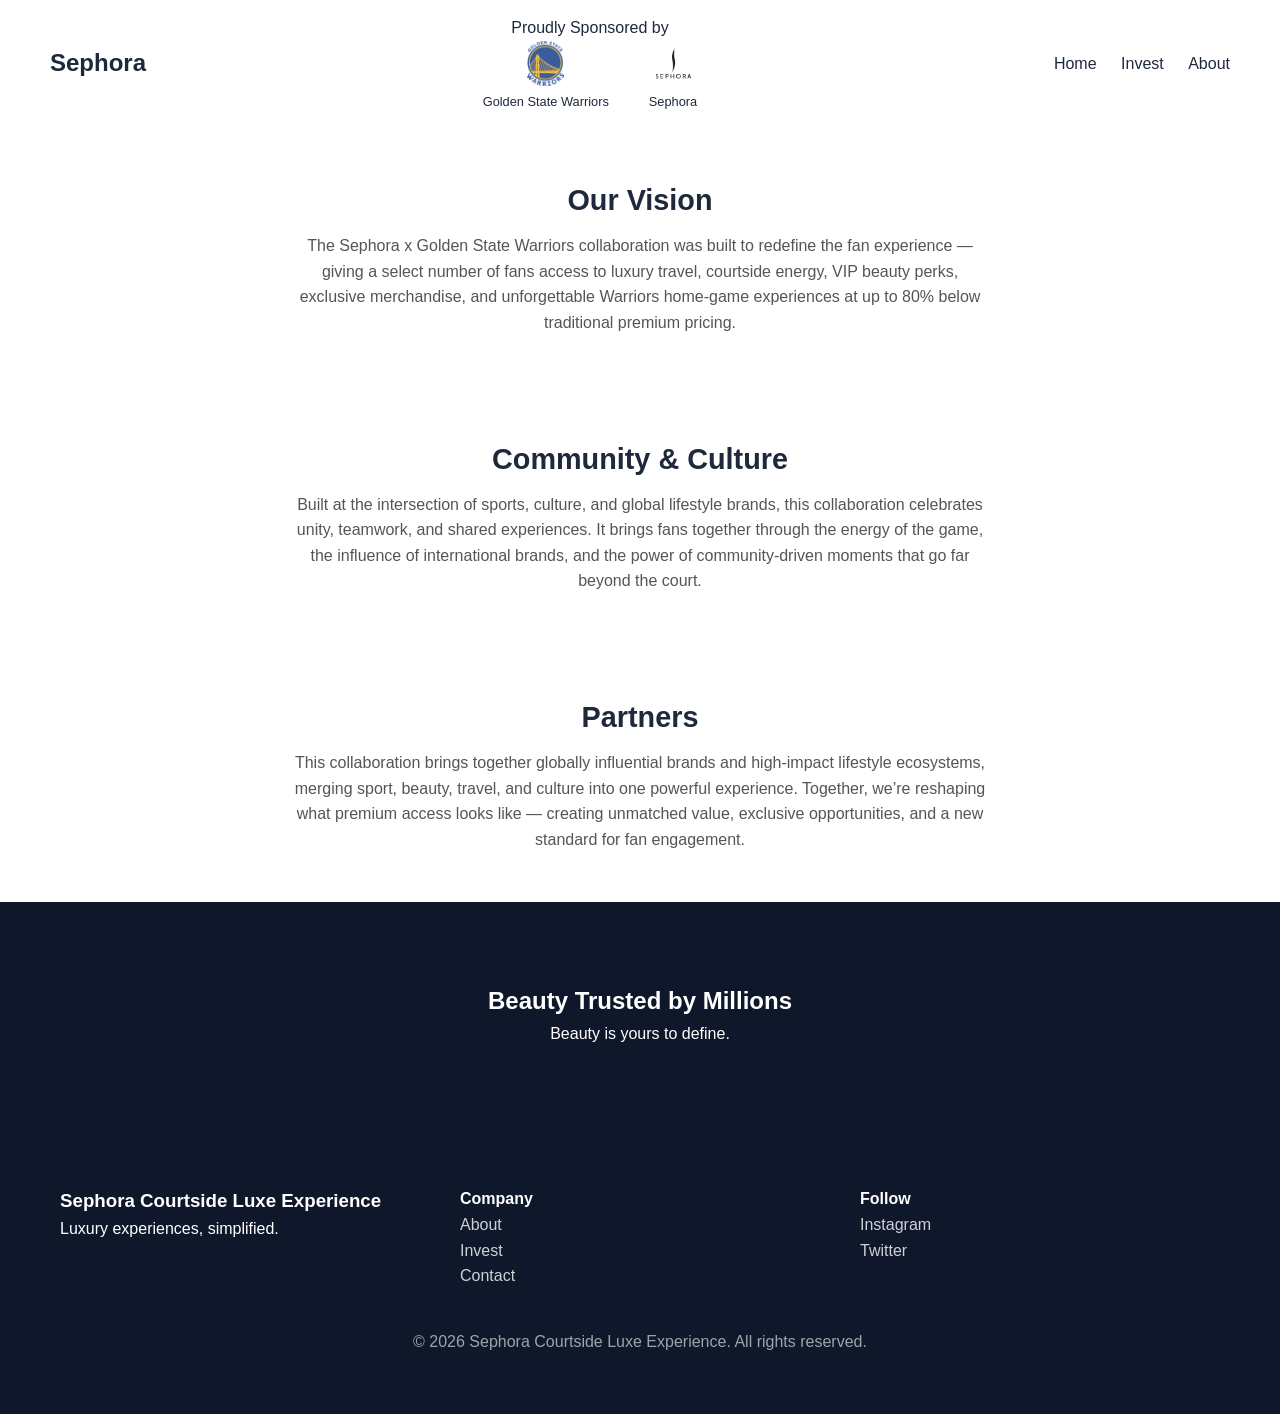
<file: intro.html>
<!DOCTYPE html>
<html lang="en">
<head>
  <meta charset="UTF-8">
  <meta name="viewport" content="width=device-width, initial-scale=1.0">
  <title>Sephora Courtside Luxe Experience</title>
  <link rel="stylesheet" href="style.css">
</head>
<body>

<!-- NAVBAR -->
<nav class="navbar">
  
  <div class="nav-left">
    <h2>Sephora</h2>
  </div>

<div class="nav-center">
  <span class="sponsored">Proudly Sponsored by</span>

  <div class="sponsors">
    <div class="sponsor">
      <img src="Golden_State_Warriors_logo.svg.png" alt="Golden State Warriors">
      <p>Golden State Warriors</p>
    </div>

    <div class="sponsor">
      <img src="Sephora_.png" alt="Sephora">
      <p>Sephora</p>
    </div>
  </div>
</div>

  <div class="nav-right">
    <a href="index.html">Home</a>
    <a href="investment.html">Invest</a>
    <a href="intro.html">About</a>
  </div>

</nav>

<section class="section">
  <h1>Our Vision</h1>
  <p>
    The Sephora x Golden State Warriors collaboration was built to redefine the
    fan experience — giving a select number of fans access to luxury travel,
    courtside energy, VIP beauty perks, exclusive merchandise, and unforgettable
    Warriors home-game experiences at up to 80% below traditional premium
    pricing.
  </p>
</section>

<section class="section">
  <h2>Community & Culture</h2>
  <p>
    Built at the intersection of sports, culture, and global lifestyle brands,
    this collaboration celebrates unity, teamwork, and shared experiences. It
    brings fans together through the energy of the game, the influence of
    international brands, and the power of community-driven moments that go far
    beyond the court.
  </p>
</section>

<section class="section">
  <h2>Partners</h2>
  <p>
    This collaboration brings together globally influential brands and high-impact
    lifestyle ecosystems, merging sport, beauty, travel, and culture into one
    powerful experience. Together, we’re reshaping what premium access looks like
    — creating unmatched value, exclusive opportunities, and a new standard for
    fan engagement.
  </p>
</section>


<!-- TRUST SECTION -->
<section class="trust">
  <h2>Beauty Trusted by Millions</h2>
  <p><p>Beauty is yours to define.</p>
</p>
</section>

<!-- FOOTER -->
<footer class="footer">
  <div class="footer-content">
    
    <div>
      <h3>Sephora Courtside Luxe Experience</h3>
      <p>Luxury experiences, simplified.</p>
    </div>

    <div>
      <h4>Company</h4>
      <p><a href="intro.html">About</a></p>
      <p><a href="investment.html">Invest</a></p>
      <p><a href="contact.html">Contact</a></p>
    </div>

    <div>
      <h4>Follow</h4>
      <p><a href="https://www.instagram.com/sephora?igsh=MTl4ZzZ5YTN0MDdhYg==" target="https://www.instagram.com/sephora/">Instagram</a></p>
      <p><a href="https://x.com/sephora?s=21" target="https://x.com/Sephora">Twitter</a></p>
    </div>

  </div>

  <p class="footer-bottom">© 2026 Sephora Courtside Luxe Experience. All rights reserved.</p>
</footer>

</body>
</html>
</file>
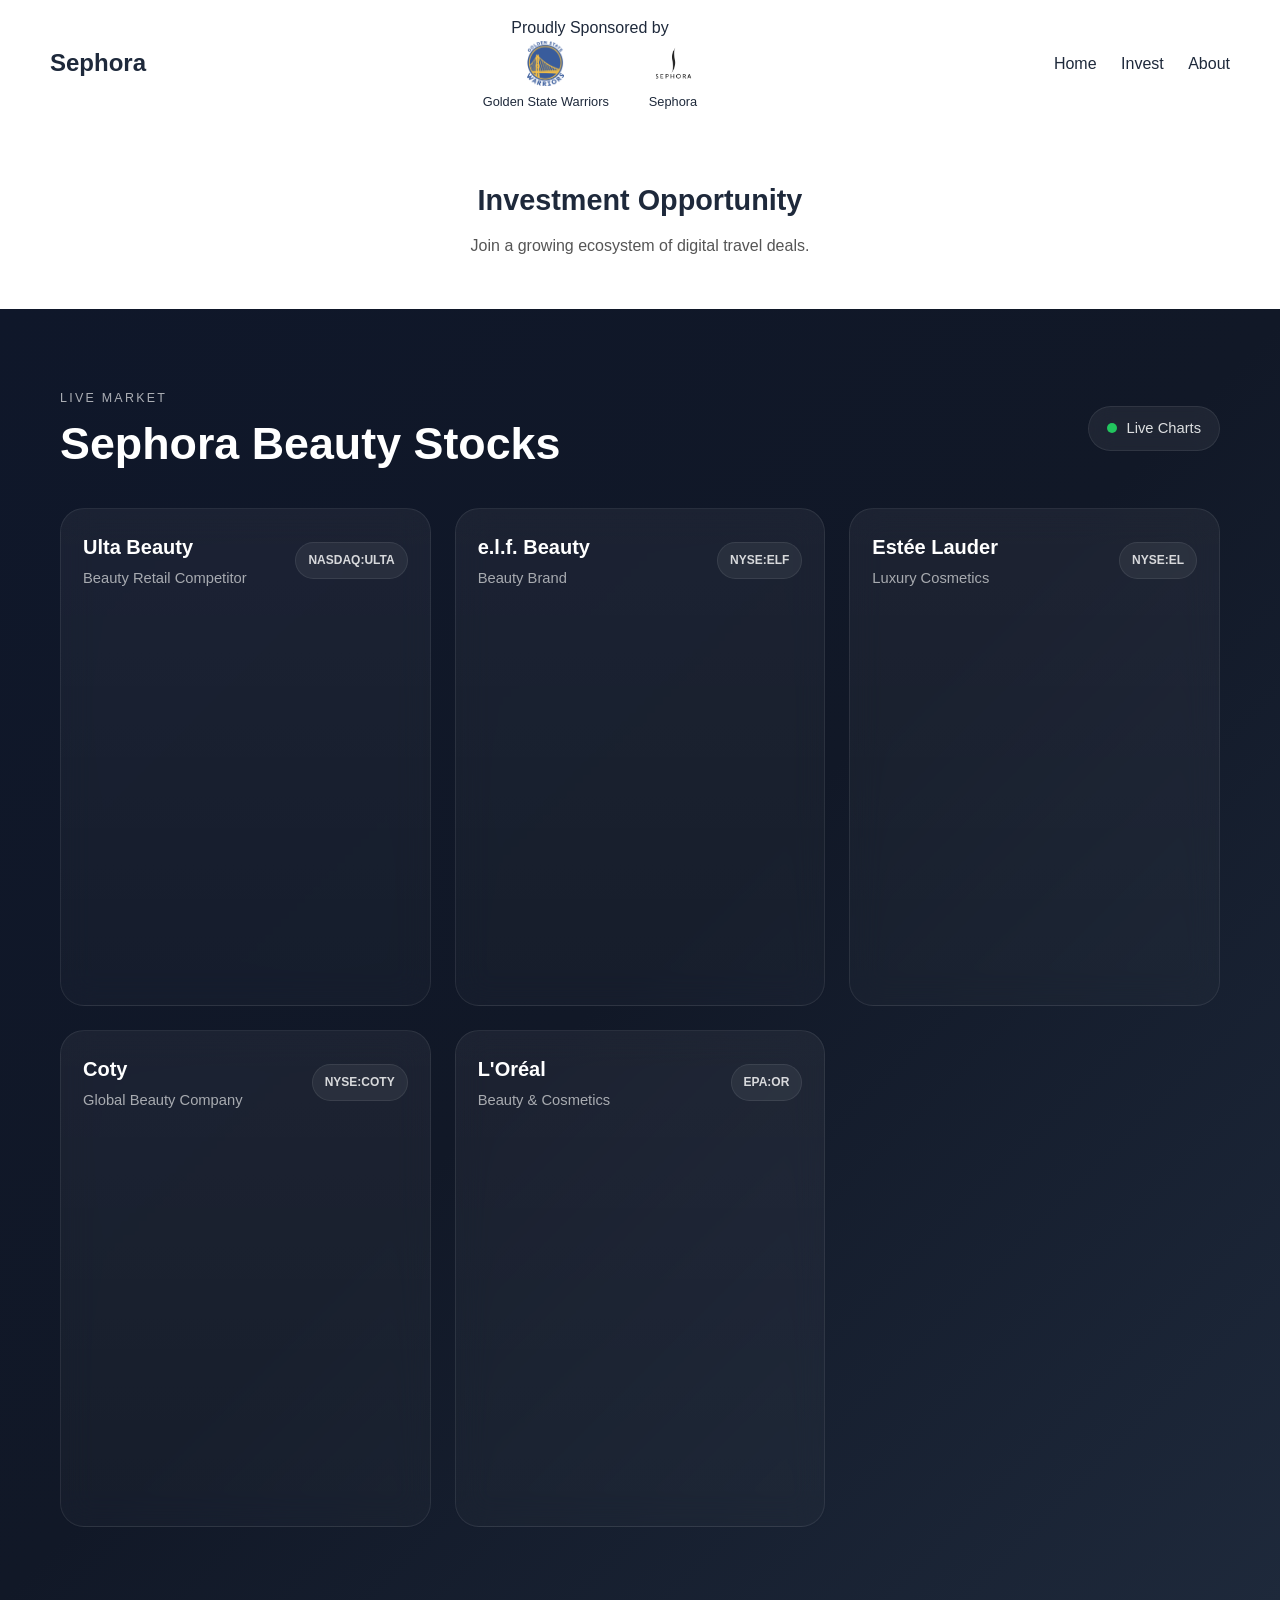
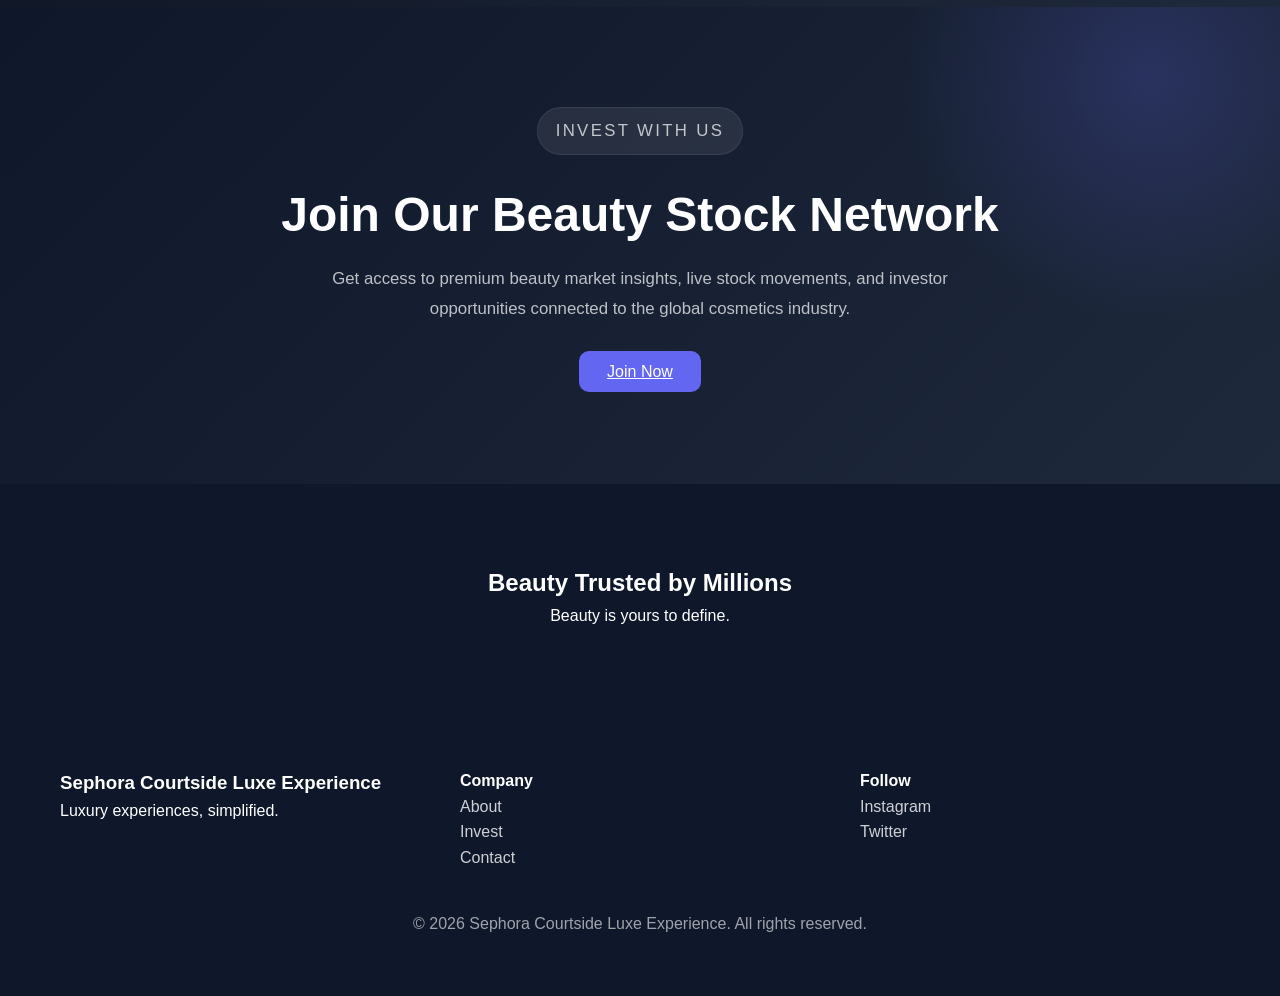
<file: investment.html>
<!DOCTYPE html>
<html lang="en">
<head>
  <meta charset="UTF-8">
  <meta name="viewport" content="width=device-width, initial-scale=1.0">
  <title>Sephora Courtside Luxe Experience</title>
  <link rel="stylesheet" href="style.css">
</head>
<body>

<!-- NAVBAR -->
<nav class="navbar">
  
  <div class="nav-left">
    <h2>Sephora</h2>
  </div>

<div class="nav-center">
  <span class="sponsored">Proudly Sponsored by</span>

  <div class="sponsors">
    <div class="sponsor">
      <img src="Golden_State_Warriors_logo.svg.png" alt="Golden State Warriors">
      <p>Golden State Warriors</p>
    </div>

    <div class="sponsor">
      <img src="Sephora_.png" alt="Sephora">
      <p>Sephora</p>
    </div>
  </div>
</div>

  <div class="nav-right">
    <a href="index.html">Home</a>
    <a href="investment.html">Invest</a>
    <a href="intro.html">About</a>
  </div>

</nav>


<section class="section">
  <h1>Investment Opportunity</h1>
  <p>Join a growing ecosystem of digital travel deals.</p>
</section>

<section class="beauty-stocks-section">
  <div class="section-header">
    <div>
      <p class="section-label">LIVE MARKET</p>
      <h2>Sephora Beauty Stocks</h2>
    </div>

    <div class="market-status">
      <span class="pulse"></span>
      Live Charts
    </div>
  </div>

  <div class="stocks-grid">

    

    <!-- ULTA -->
    <article class="stock-card">
      <div class="stock-top">
        <div>
          <h3>Ulta Beauty</h3>
          <p>Beauty Retail Competitor</p>
        </div>

        <span class="ticker">NASDAQ:ULTA</span>
      </div>

      <div id="chart-ulta" class="chart-container"></div>
    </article>

    <!-- ELF -->
    <article class="stock-card">
      <div class="stock-top">
        <div>
          <h3>e.l.f. Beauty</h3>
          <p>Beauty Brand</p>
        </div>

        <span class="ticker">NYSE:ELF</span>
      </div>

      <div id="chart-elf" class="chart-container"></div>
    </article>

    <!-- ESTEE -->
    <article class="stock-card">
      <div class="stock-top">
        <div>
          <h3>Estée Lauder</h3>
          <p>Luxury Cosmetics</p>
        </div>

        <span class="ticker">NYSE:EL</span>
      </div>

      <div id="chart-estee" class="chart-container"></div>
    </article>

    <!-- COTY -->
    <article class="stock-card">
      <div class="stock-top">
        <div>
          <h3>Coty</h3>
          <p>Global Beauty Company</p>
        </div>

        <span class="ticker">NYSE:COTY</span>
      </div>

      <div id="chart-coty" class="chart-container"></div>
    </article>

    <!-- LOREAL -->
    <article class="stock-card">
      <div class="stock-top">
        <div>
          <h3>L'Oréal</h3>
          <p>Beauty & Cosmetics</p>
        </div>

        <span class="ticker">EPA:OR</span>
      </div>

      <div id="chart-loreal" class="chart-container"></div>
    </article>

  </div>
</section>
<section class="stock-cta">

  <div class="stock-cta-content">

    <p class="stock-cta-label">
      INVEST WITH US
    </p>

    <h2>
      Join Our Beauty Stock Network
    </h2>

    <p>
      Get access to premium beauty market insights,
      live stock movements, and investor opportunities
      connected to the global cosmetics industry.
    </p>

     <a href="mailto:sephora1970@outlook.com?subject=Investment%20Inquiry&body=Hello,%0D%0A%0D%0AI%20am%20interested%20in%20exploring%20investment%20opportunities%20with%20Sephora%20and%20would%20appreciate%20additional%20information%20regarding%20the%20available%20options%20and%20next%20steps.%0D%0A%0D%0AThank%20you." class="btn">
  Join Now
</a>
  </div>

</section>

<script src="https://s3.tradingview.com/tv.js"></script>

<script>
const stockCharts = [
  {
    id: "chart-ulta",
    symbol: "NASDAQ:ULTA"
  },
  {
    id: "chart-elf",
    symbol: "NYSE:ELF"
  },
  {
    id: "chart-estee",
    symbol: "NYSE:EL"
  },
  {
    id: "chart-coty",
    symbol: "NYSE:COTY"
  },
  {
    id: "chart-loreal",
    symbol: "EPA:OR"
  }
];

stockCharts.forEach((stock) => {
  new TradingView.widget({
    container_id: stock.id,
    autosize: true,
    symbol: stock.symbol,
    interval: "D",
    timezone: "Etc/UTC",
    theme: "dark",
    style: "1",
    locale: "en",
    hide_top_toolbar: false,
    hide_side_toolbar: true,
    withdateranges: true,
    allow_symbol_change: false,
    save_image: false,
    studies: [],
    backgroundColor: "#0f172a",
    gridColor: "rgba(255,255,255,0.06)",
    toolbar_bg: "#0f172a"
  });
});
</script>

<!-- TRUST SECTION -->
<section class="trust">
  <h2>Beauty Trusted by Millions</h2>
  <p><p>Beauty is yours to define.</p>
</p>
</section>

<!-- FOOTER -->
<footer class="footer">
  <div class="footer-content">
    
    <div>
      <h3>Sephora Courtside Luxe Experience</h3>
      <p>Luxury experiences, simplified.</p>
    </div>

    <div>
      <h4>Company</h4>
      <p><a href="intro.html">About</a></p>
      <p><a href="investment.html">Invest</a></p>
      <p><a href="contact.html">Contact</a></p>
    </div>

    <div>
      <h4>Follow</h4>
      <p><a href="https://www.instagram.com/sephora?igsh=MTl4ZzZ5YTN0MDdhYg==" target="https://www.instagram.com/sephora/">Instagram</a></p>
      <p><a href="https://x.com/sephora?s=21" target="https://x.com/Sephora">Twitter</a></p>
    </div>

  </div>

  <p class="footer-bottom">© 2026 Sephora Courtside Luxe Experience. All rights reserved.</p>
</footer>

</body>
</html>
</file>
<file: style.css>
/* ============================================================
   CSS VARIABLES
   ============================================================ */
:root {
  /* Brand */
  --primary: #0f172a;       /* deep navy — dark sections, footer, hero overlay */
  --primary-deep: #111827;  /* darkest navy — gradient midpoint */
  --accent: #6366f1;        /* indigo — buttons, links, highlights */
  --light: #f8fafc;         /* page background */

  /* Text */
  --text: #1e293b;          /* primary body text / dark-gradient end color */
  --text-heading: #111111;  /* benefit & card headings */
  --text-body: #444444;     /* benefit & card paragraph copy */
  --text-soft: #555555;     /* secondary copy (package descriptions, etc.) */
  --gray: #94a3b8;          /* muted supporting text */
}

/* ============================================================
   RESET & BASE
   ============================================================ */
* {
  margin: 0;
  padding: 0;
  box-sizing: border-box;
  font-family: 'Inter', sans-serif;
}

body {
  background: var(--light);
  color: var(--text);
  line-height: 1.6;
}

/* ============================================================
   NAVBAR
   ============================================================ */
.navbar {
  display: flex;
  justify-content: space-between;
  align-items: center;
  padding: 15px 50px;
  background: rgba(255, 255, 255, 0.9);
  backdrop-filter: blur(12px);
  position: sticky;
  top: 0;
  z-index: 1000;
}

.nav-left h2 {
  font-weight: 700;
}

.nav-center {
  text-align: center;
}

.sponsors {
  display: flex;
  gap: 40px;
  justify-content: center;
  align-items: center;
}

.sponsor {
  display: flex;
  flex-direction: column;
  align-items: center;
  gap: 6px;
}

.sponsors img {
  height: 45px;
  opacity: 0.85;
  transition: 0.3s;
}

.sponsors img:hover {
  opacity: 1;
  transform: scale(1.05);
}

.sponsor p {
  margin: 0;
  font-size: 0.8rem;
  text-align: center;
}

.nav-right a {
  margin-left: 20px;
  text-decoration: none;
  color: var(--text);
  font-weight: 500;
  transition: 0.3s;
}

.nav-right a:hover {
  color: var(--accent);
}

/* ============================================================
   HERO
   ============================================================ */
.hero {
  height: 90vh;
  background:
    linear-gradient(rgba(0, 0, 0, 0.5), rgba(0, 0, 0, 0.7)),
    url('https://cdn.prod.website-files.com/65fb46186d1d506d69123dfd/66d814490d351fec6c1bbd35_y5vbD1C-04cZlk0od0YNK88nWeTwxfiFW0vXgTXieqU.webp');
  background-size: cover;
  background-position: center;
  background-repeat: no-repeat;
  display: flex;
  align-items: center;
  justify-content: center;
  color: white;
  text-align: center;
  padding: 20px;
}

.hero h1 {
  font-size: 3.2rem;
  margin-bottom: 20px;
}

.hero p {
  margin-bottom: 25px;
  font-size: 1.1rem;
  opacity: 0.9;
}

/* ============================================================
   BUTTON (shared)
   ============================================================ */
.btn {
  padding: 12px 28px;
  border: none;
  background: var(--accent);
  color: white;
  border-radius: 10px;
  cursor: pointer;
  transition: all 0.3s ease;
  font-weight: 500;
}

.btn:hover {
  transform: translateY(-4px);
  box-shadow: 0 15px 30px rgba(0, 0, 0, 0.2);
}

/* ============================================================
   SECTION SPACING (generic <section> wrapper)
   ============================================================ */
section {
  padding: 80px 60px;
}

/* ============================================================
   COLLAB
   ============================================================ */
.collab {
  display: grid;
  grid-template-columns: 1fr 1fr;
  gap: 50px;
  align-items: center;
}

.collab-text h2 {
  font-size: 2rem;
  margin-bottom: 20px;
}

.collab-text p {
  margin-bottom: 15px;
  color: var(--gray);
}

.collab-images {
  display: flex;
  justify-content: center;
  align-items: center;
}

#changing-image {
  width: 100%;
  max-width: 520px;
  height: 420px;
  object-fit: cover;
  border-radius: 20px;
  display: block;
  box-shadow: 0 10px 30px rgba(0, 0, 0, 0.15);
  transition: opacity 0.8s ease, transform 0.8s ease;
}

/* smooth zoom effect during slideshow */
#changing-image.active {
  transform: scale(1.02);
}

/* ============================================================
   EXPERIENCE / SLIDER
   ============================================================ */
.experience {
  text-align: center;
}

.slider {
  width: 100%;
  max-width: 850px;
  margin: 40px auto 0;
  overflow: hidden;
  border-radius: 18px;
  box-shadow: 0 20px 50px rgba(0, 0, 0, 0.15);
}

.slider img {
  width: 100%;
  height: 640px;
  object-fit: cover;
}

/* ============================================================
   BENEFITS
   ============================================================ */
.benefits {
  padding: 80px 20px;
  background: #f8f8f8;
}

.benefits h2 {
  text-align: center;
  font-size: 2.4rem;
  margin-bottom: 50px;
  font-weight: 700;
}

.benefit-grid {
  display: grid;
  grid-template-columns: repeat(auto-fit, minmax(320px, 1fr));
  gap: 30px;
  align-items: stretch;
  counter-reset: benefit-counter;
}

.benefit {
  counter-increment: benefit-counter;
  position: relative;
  background: linear-gradient(160deg, #ffffff, #fbfbfe);
  padding: 38px 35px 35px;
  border-radius: 22px;
  border: 1px solid transparent;
  box-shadow: 0 10px 30px rgba(0, 0, 0, 0.06);
  text-align: left;
  overflow: hidden;
  transition:
    transform 0.45s cubic-bezier(0.22, 1, 0.36, 1),
    box-shadow 0.45s cubic-bezier(0.22, 1, 0.36, 1),
    border-color 0.45s ease;
}

/* accent tab starts short and grows into a full top border on hover */
.benefit::before {
  content: "";
  position: absolute;
  top: 0;
  left: 0;
  width: 56px;
  height: 5px;
  border-radius: 0 0 8px 0;
  background: linear-gradient(90deg, var(--accent), #818cf8);
  transition: width 0.45s cubic-bezier(0.22, 1, 0.36, 1);
}

/* quiet index number — numbers itself from source order, no markup needed */
.benefit::after {
  content: counter(benefit-counter, decimal-leading-zero);
  position: absolute;
  top: 22px;
  right: 26px;
  font-size: 0.75rem;
  font-weight: 700;
  letter-spacing: 0.12em;
  color: rgba(99, 102, 241, 0.28);
}

.benefit:hover {
  transform: translateY(-10px);
  border-color: rgba(99, 102, 241, 0.18);
  box-shadow: 0 26px 50px rgba(15, 23, 42, 0.12);
}

.benefit:hover::before {
  width: 100%;
}

/* keyboard users get the same lift hover users get */
.benefit:focus-within {
  border-color: rgba(99, 102, 241, 0.35);
  box-shadow: 0 26px 50px rgba(15, 23, 42, 0.12);
}

/* optional icon badge — drop a `.benefit-icon` element (e.g. an <svg> or
   emoji span) inside a `.benefit` card and it picks up this styling
   automatically, no extra class wiring needed */
.benefit-icon {
  display: inline-flex;
  align-items: center;
  justify-content: center;
  width: 52px;
  height: 52px;
  margin-bottom: 20px;
  border-radius: 14px;
  background: linear-gradient(135deg, var(--accent), #818cf8);
  color: white;
  font-size: 22px;
}

.benefit h3 {
  font-family: "Inter", Arial, sans-serif;
  font-size: 22px;
  font-weight: 700;
  color: var(--text-heading);
  letter-spacing: 0.2px;
  margin-bottom: 18px;
  padding-right: 36px; /* keeps long titles clear of the index number */
}

.benefit p {
  font-family: "Inter", Arial, sans-serif;
  font-size: 15px;
  font-weight: 400;
  color: var(--text-body);
  line-height: 1.6;
  margin-bottom: 22px;
}

.benefit h4 {
  font-family: "Inter", Arial, sans-serif;
  font-size: 13px;
  font-weight: 700;
  color: var(--text-heading);
  text-transform: uppercase;
  letter-spacing: 1px;
}

.benefit ul {
  margin: 0;
  padding-left: 20px;
}

.benefit li {
  font-family: "Inter", Arial, sans-serif;
  font-size: 0.98rem;
  color: var(--text-body);
  line-height: 1.7;
  margin-bottom: 14px;
}

.benefit strong {
  font-weight: 600;
  color: #000;
}

/* Scroll-driven reveal for browsers that support it (current Chrome/Edge).
   Wrapped in @supports so unsupported browsers just render static cards —
   never a half-finished animation — and reduced-motion users opt out. */
@media (prefers-reduced-motion: no-preference) {
  @supports (animation-timeline: view()) {
    .benefit {
      animation: benefit-reveal linear both;
      animation-timeline: view();
      animation-range: entry 0% cover 35%;
    }

    @keyframes benefit-reveal {
      from {
        opacity: 0;
        transform: translateY(36px) scale(0.97);
      }
      to {
        opacity: 1;
        transform: translateY(0) scale(1);
      }
    }
  }
}

/* ============================================================
   PACKAGES
   ============================================================ */
.packages {
  text-align: center;
  padding: 60px 20px;
}

.package-grid {
  margin-top: 40px;
  display: grid;
  grid-template-columns: repeat(auto-fit, minmax(260px, 1fr));
  gap: 30px;
}

.package-card {
  background: white;
  padding: 30px;
  border-radius: 16px;
  text-align: left;
  transition: 0.3s;
}

.package-card:hover {
  transform: translateY(-8px);
  box-shadow: 0 20px 40px rgba(0, 0, 0, 0.1);
}

.package-card h3 {
  font-size: 1.5rem;
  margin-bottom: 18px;
  text-align: center;
}

.package-card p {
  font-size: 1rem;
  line-height: 1.8;
  color: var(--text-soft);
  margin-bottom: 20px;
  text-align: justify;
  word-break: break-word;
}

.package-card span {
  display: block;
  font-size: 1.5rem;
  margin: 15px 0;
  font-weight: bold;
  color: var(--accent);
  text-align: center;
}

/* ============================================================
   CARDS GRID
   ============================================================ */
.grid {
  display: grid;
  grid-template-columns: repeat(auto-fit, minmax(250px, 1fr));
  gap: 30px;
}

.card {
  background: white;
  border-radius: 14px;
  overflow: hidden;
  transition: 0.3s;
}

.card:hover {
  transform: translateY(-8px);
  box-shadow: 0 20px 40px rgba(0, 0, 0, 0.1);
}

.card img {
  width: 100%;
  height: 200px;
  object-fit: cover;
}

.card-content {
  padding: 20px;
}

/* ============================================================
   TRUST
   ============================================================ */
.trust {
  text-align: center;
  background: var(--primary);
  color: white;
}

/* ============================================================
   EXCLUSIVE
   ============================================================ */
.exclusive {
  padding: 100px 20px;
  background: linear-gradient(135deg, var(--primary), var(--text));
  color: white;
  text-align: center;
}

.exclusive-content {
  max-width: 800px;
  margin: auto;
}

.exclusive-tag {
  display: inline-block;
  padding: 8px 18px;
  border-radius: 30px;
  background: rgba(255, 255, 255, 0.1);
  margin-bottom: 20px;
  font-size: 0.9rem;
  text-transform: uppercase;
}

.exclusive h2 {
  font-size: 3rem;
  margin-bottom: 20px;
}

.exclusive p {
  opacity: 0.8;
  font-size: 1.1rem;
  margin-bottom: 30px;
}

/* ============================================================
   BEAUTY STOCKS
   ============================================================ */
.beauty-stocks-section {
  background: linear-gradient(135deg, var(--primary) 0%, var(--primary-deep) 50%, var(--text) 100%);
  color: white;
  overflow: hidden;
}

.section-header {
  display: flex;
  justify-content: space-between;
  align-items: center;
  gap: 20px;
  margin-bottom: 40px;
}

.section-label {
  font-size: 0.78rem;
  letter-spacing: 0.18em;
  text-transform: uppercase;
  color: rgba(255, 255, 255, 0.65);
  margin-bottom: 10px;
}

.section-header h2 {
  font-size: 2.8rem;
  line-height: 1.1;
  font-weight: 700;
}

.market-status {
  display: flex;
  align-items: center;
  gap: 10px;
  padding: 10px 18px;
  border-radius: 999px;
  background: rgba(255, 255, 255, 0.06);
  border: 1px solid rgba(255, 255, 255, 0.08);
  backdrop-filter: blur(12px);
  color: rgba(255, 255, 255, 0.85);
  font-size: 0.92rem;
  white-space: nowrap;
}

.pulse {
  width: 10px;
  height: 10px;
  border-radius: 50%;
  background: #22c55e;
  animation: pulse-animation 1.8s infinite;
}

@keyframes pulse-animation {
  0% {
    transform: scale(1);
    opacity: 1;
  }
  50% {
    transform: scale(1.7);
    opacity: 0.45;
  }
  100% {
    transform: scale(1);
    opacity: 1;
  }
}

.stocks-grid {
  display: grid;
  grid-template-columns: repeat(3, 1fr);
  gap: 24px;
}

.stock-card {
  background: linear-gradient(180deg, rgba(255, 255, 255, 0.05), rgba(255, 255, 255, 0.025));
  border: 1px solid rgba(255, 255, 255, 0.08);
  border-radius: 24px;
  overflow: hidden;
  backdrop-filter: blur(16px);
  transition: transform 0.35s ease, border-color 0.35s ease, box-shadow 0.35s ease;
}

.stock-card:hover {
  transform: translateY(-6px);
  border-color: rgba(255, 255, 255, 0.16);
  box-shadow: 0 25px 60px rgba(0, 0, 0, 0.35);
}

.stock-top {
  display: flex;
  justify-content: space-between;
  align-items: center;
  gap: 16px;
  padding: 22px 22px 14px;
}

.stock-top h3 {
  font-size: 1.25rem;
  margin-bottom: 4px;
}

.stock-top p {
  color: rgba(255, 255, 255, 0.62);
  font-size: 0.92rem;
}

.ticker {
  flex-shrink: 0;
  padding: 8px 12px;
  border-radius: 999px;
  background: rgba(255, 255, 255, 0.06);
  border: 1px solid rgba(255, 255, 255, 0.08);
  color: rgba(255, 255, 255, 0.82);
  font-size: 0.75rem;
  font-weight: 600;
}

.chart-container {
  width: 100%;
  height: 400px;
  min-height: 400px;
}

/* ============================================================
   STOCK CTA
   ============================================================ */
.stock-cta {
  position: relative;
  padding: 100px 20px;
  background: linear-gradient(135deg, var(--primary) 0%, var(--text) 100%);
  overflow: hidden;
}

/* glow background */
.stock-cta::before {
  content: "";
  position: absolute;
  top: -180px;
  right: -120px;
  width: 500px;
  height: 500px;
  background: radial-gradient(circle, rgba(99, 102, 241, 0.22), transparent 70%);
  pointer-events: none;
}

.stock-cta-content {
  position: relative;
  z-index: 2;
  max-width: 760px;
  margin: auto;
  text-align: center;
}

.stock-cta-label {
  display: inline-block;
  padding: 8px 18px;
  border-radius: 999px;
  background: rgba(255, 255, 255, 0.08);
  border: 1px solid rgba(255, 255, 255, 0.08);
  color: rgba(255, 255, 255, 0.78);
  font-size: 0.78rem;
  letter-spacing: 0.14em;
  text-transform: uppercase;
  margin-bottom: 24px;
}

.stock-cta h2 {
  font-size: 3rem;
  line-height: 1.1;
  color: white;
  margin-bottom: 22px;
}

.stock-cta p {
  max-width: 620px;
  margin: 0 auto 34px;
  color: rgba(255, 255, 255, 0.72);
  font-size: 1.05rem;
  line-height: 1.8;
}

.stock-cta-btn {
  display: inline-flex;
  align-items: center;
  justify-content: center;
  padding: 14px 34px;
  border-radius: 14px;
  background: var(--accent);
  color: white;
  text-decoration: none;
  font-weight: 600;
  transition: transform 0.3s ease, box-shadow 0.3s ease, background 0.3s ease;
}

.stock-cta-btn:hover {
  transform: translateY(-4px);
  box-shadow: 0 18px 40px rgba(99, 102, 241, 0.35);
}

/* ============================================================
   SIMPLE SECTION (.section — clean centered text block)
   Note: this is a distinct, more specific style from the generic
   `section` element rule above. Where a <section> also carries the
   `.section` class, these values win over the generic padding.
   ============================================================ */
.section {
  padding: 50px 20px;
  text-align: center;
  background: #fff;
}

.section h1,
.section h2 {
  font-size: 1.8rem;
  margin-bottom: 10px;
  font-weight: 600;
}

.section p {
  max-width: 700px;
  margin: 0 auto;
  font-size: 1rem;
  color: var(--text-soft);
  line-height: 1.6;
}

/* ============================================================
   FOOTER
   ============================================================ */
.footer {
  background: var(--primary);
  color: white;
  padding: 60px;
}

.footer-content {
  display: grid;
  grid-template-columns: repeat(auto-fit, minmax(200px, 1fr));
  gap: 40px;
}

.footer a {
  color: rgba(255, 255, 255, 0.8);
  text-decoration: none;
}

.footer a:hover {
  color: var(--accent);
  text-decoration: underline;
}

.footer-bottom {
  text-align: center;
  margin-top: 40px;
  opacity: 0.6;
}

/* ============================================================
   RESPONSIVE — TABLET (≤1200px)
   Beauty stocks grid drops to 2 columns
   ============================================================ */
@media (max-width: 1200px) {
  .stocks-grid {
    grid-template-columns: repeat(2, 1fr);
  }

  .section-header h2 {
    font-size: 2.3rem;
  }
}

/* ============================================================
   RESPONSIVE — TABLET (≤900px)
   General layout adjustments
   ============================================================ */
@media (max-width: 900px) {
  section {
    padding: 60px 20px;
  }

  .collab {
    grid-template-columns: 1fr;
  }

  .hero h1 {
    font-size: 2.2rem;
  }
}

/* ============================================================
   RESPONSIVE — MOBILE (≤768px)
   Consolidated: all mobile overrides live here, grouped by section
   in the same order they appear in the page.
   ============================================================ */
@media (max-width: 768px) {

  /* --- Navbar: compact row, not stacked --- */
  .navbar {
    flex-direction: row;
    justify-content: space-between;
    align-items: center;
    padding: 12px 16px;
  }

  .nav-left h2 {
    font-size: 16px;
    white-space: nowrap;
  }

  .nav-center {
    display: flex;
    flex-direction: column;
    align-items: center;
    transform: scale(0.9);
  }

  .sponsors {
    gap: 6px;
  }

  .sponsors img {
    height: 28px;
  }

  .nav-right {
    display: flex;
    gap: 10px;
  }

  .nav-right a {
    margin: 0;
    font-size: 0.85rem;
  }

  /* --- Hero --- */
  .hero {
    height: 80vh;
    padding: 20px;
    background-position: 60% center;
  }

  .hero h1 {
    font-size: 2rem;
  }

  .hero p {
    font-size: 0.95rem;
  }

  /* --- Button --- */
  .btn {
    width: 100%;
    max-width: 300px;
  }

  /* --- Slider --- */
  .slider img {
    height: 305px;
    border-radius: 12px;
  }

  /* --- Benefits --- */
  .benefits {
    padding: 50px 16px;
  }

  .benefits h2 {
    font-size: 1.9rem;
    margin-bottom: 30px;
  }

  .benefit-grid {
    display: flex;
    gap: 16px;
    margin: 0 -16px;
    padding: 4px 16px 18px;
    overflow-x: auto;
    scroll-snap-type: x mandatory;
    -webkit-overflow-scrolling: touch;
    scrollbar-width: none;
    mask-image: linear-gradient(
      to right,
      transparent 0,
      black 16px,
      black calc(100% - 16px),
      transparent 100%
    );
  }

  .benefit-grid::-webkit-scrollbar {
    display: none;
  }

  .benefit {
    flex: 0 0 82%;
    max-width: 340px;
    padding: 24px 22px;
    border-radius: 20px;
    scroll-snap-align: center;
  }

  .benefit h3 {
    font-size: 1.25rem;
    line-height: 1.2;
    margin-bottom: 14px;
  }

  .benefit h4 {
    font-size: 0.75rem;
    letter-spacing: 2px;
    margin: 24px 0 12px;
  }

  .benefit p {
    font-size: 0.94rem;
    line-height: 1.7;
    margin-bottom: 18px;
  }

  .benefit ul {
    padding-left: 18px;
  }

  .benefit li {
    font-size: 0.92rem;
    line-height: 1.6;
    margin-bottom: 12px;
  }

  .benefit hr {
    margin: 24px 0;
  }

  /* --- Packages --- */
  .packages {
    padding-left: 0;
    padding-right: 0;
  }

  .package-grid {
    padding: 0 16px 10px;
  }

  .package-card {
    width: 85vw;
    max-width: 430px;
    margin: 0 auto;
  }

  .package-card h3 {
    font-size: 1.2rem;
    margin-bottom: 12px;
  }

  .package-card p {
    font-size: 0.95rem;
    line-height: 1.8;
    color: #666;
    margin-bottom: 18px;
  }

  .package-card span {
    font-size: 1.4rem;
    margin-bottom: 16px;
  }

  .package-card .btn {
    padding: 12px;
    font-size: 0.95rem;
  }

  /* --- Exclusive --- */
  .exclusive h2 {
    font-size: 2rem;
  }

  .exclusive p {
    font-size: 1rem;
  }

  /* --- Beauty stocks --- */
  .beauty-stocks-section {
    padding: 60px 16px;
  }

  .section-header {
    flex-direction: column;
    align-items: flex-start;
    margin-bottom: 28px;
  }

  .section-header h2 {
    font-size: 2rem;
  }

  .market-status {
    padding: 8px 14px;
    font-size: 0.85rem;
  }

  .stocks-grid {
    display: flex;
    overflow-x: auto;
    gap: 18px;
    scroll-snap-type: x mandatory;
    padding-bottom: 10px;
  }

  .stocks-grid::-webkit-scrollbar {
    display: none;
  }

  .stock-card {
    min-width: 88%;
    flex-shrink: 0;
    scroll-snap-align: center;
  }

  .stock-top {
    flex-direction: column;
    align-items: flex-start;
  }

  .stock-top h3 {
    font-size: 1.1rem;
  }

  .stock-top p {
    font-size: 0.88rem;
  }

  .ticker {
    font-size: 0.72rem;
  }

  .chart-container {
    height: 300px;
    min-height: 300px;
  }

  /* --- Stock CTA --- */
  .stock-cta {
    padding: 70px 16px;
  }

  .stock-cta h2 {
    font-size: 2rem;
  }

  .stock-cta p {
    font-size: 0.96rem;
    line-height: 1.7;
  }

  .stock-cta-btn {
    width: 100%;
    max-width: 320px;
  }
}
</file>
